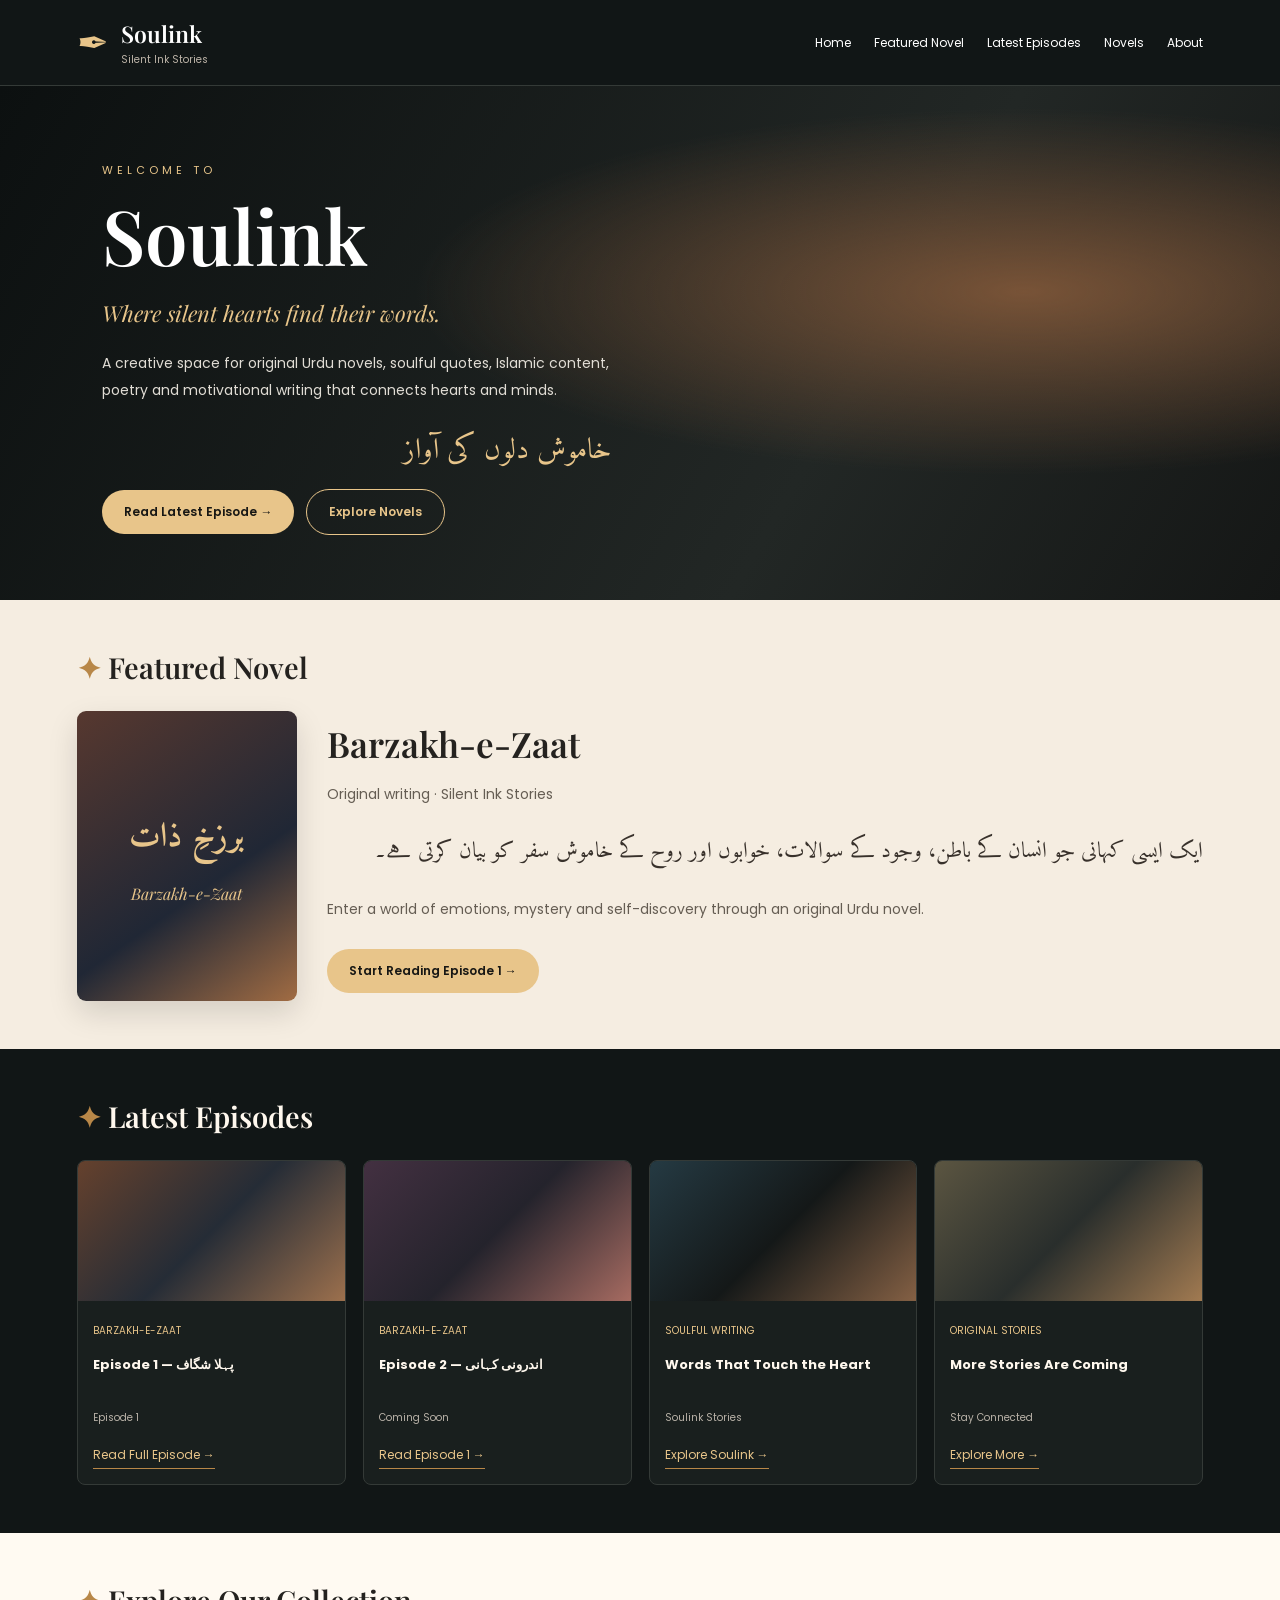
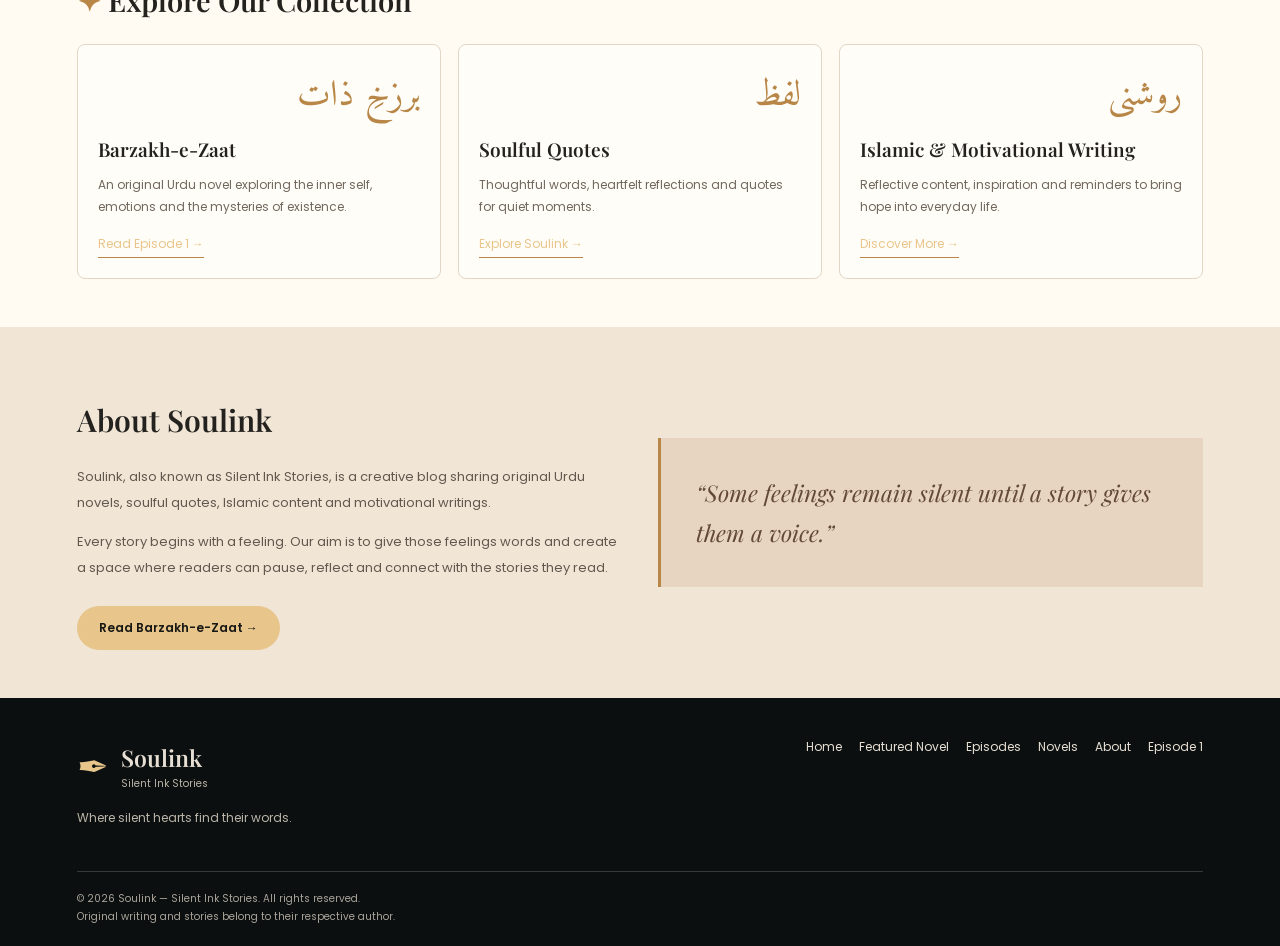
<file: index.html>
<!DOCTYPE html>
<html lang="en">
<head>
  <meta charset="UTF-8">
  <meta name="viewport" content="width=device-width, initial-scale=1.0">

  <meta name="description" content="Soulink — Read original Urdu novels, soulful stories, poetry, Islamic content and motivational writing.">

  <meta name="theme-color" content="#111616">
  <title>Soulink | Silent Ink Stories</title>

  <link rel="preconnect" href="https://fonts.googleapis.com">
  <link rel="preconnect" href="https://fonts.gstatic.com" crossorigin>
  <link href="https://fonts.googleapis.com/css2?family=Amiri:wght@400;700&family=Playfair+Display:wght@500;600;700&family=Poppins:wght@400;500;600&display=swap" rel="stylesheet">

  <style>
    :root {
      --dark: #111616;
      --dark2: #191f1e;
      --cream: #fffaf2;
      --gold: #e8c58a;
      --gold-dark: #b88748;
      --muted: #bdb4a8;
      --line: #343a37;
    }

    * { box-sizing: border-box; }

    html { scroll-behavior: smooth; }

    body {
      margin: 0;
      background: var(--cream);
      color: #24221f;
      font-family: Poppins, Arial, sans-serif;
    }

    a { color: inherit; text-decoration: none; }

    button { font: inherit; cursor: pointer; }

    .header {
      min-height: 76px;
      padding: 14px 6%;
      display: flex;
      align-items: center;
      gap: 25px;
      background: var(--dark);
      color: white;
      border-bottom: 1px solid var(--line);
      position: sticky;
      top: 0;
      z-index: 10;
    }

    .brand {
      display: flex;
      align-items: center;
      gap: 12px;
      margin-right: auto;
    }

    .brand-icon {
      font-size: 38px;
      color: var(--gold);
    }

    .brand strong {
      display: block;
      font: 600 23px "Playfair Display", serif;
    }

    .brand small {
      display: block;
      color: var(--muted);
      font-size: 10px;
      margin-top: 3px;
    }

    nav {
      display: flex;
      align-items: center;
      gap: 23px;
      font-size: 12px;
    }

    nav a:hover { color: var(--gold); }

    .menu-toggle {
      display: none;
      color: white;
      background: none;
      border: 0;
      font-size: 26px;
    }

    .hero {
      min-height: 490px;
      display: flex;
      align-items: center;
      padding: 65px 8%;
      color: white;
      background:
        radial-gradient(ellipse at 80% 40%, #785337 0%, transparent 42%),
        linear-gradient(120deg, #0c1010, #222725 65%, #151716);
    }

    .hero-content { max-width: 650px; }

    .eyebrow {
      color: var(--gold);
      letter-spacing: 4px;
      font-size: 11px;
    }

    .hero h1 {
      font: 600 clamp(42px, 7vw, 76px)/1.08 "Playfair Display", serif;
      margin: 15px 0 8px;
    }

    .tagline {
      font: italic 22px "Playfair Display", serif;
      color: var(--gold);
    }

    .hero p.description {
      max-width: 510px;
      color: #e1ddd5;
      line-height: 1.9;
      font-size: 14px;
    }

    .urdu-heading {
      font: 29px/1.8 Amiri, serif;
      color: var(--gold);
      margin-top: 22px;
    }

    .btn {
      display: inline-block;
      padding: 13px 22px;
      border-radius: 30px;
      margin: 12px 8px 0 0;
      font-size: 12px;
      font-weight: 600;
    }

    .btn-gold {
      background: var(--gold);
      color: #171714;
    }

    .btn-outline {
      border: 1px solid var(--gold);
      color: var(--gold);
    }

    .section { padding: 48px 6%; }

    .section-title {
      font: 600 29px "Playfair Display", serif;
      margin: 0 0 25px;
    }

    .section-title span { color: var(--gold-dark); }

    .featured {
      background: #f5ede1;
    }

    .featured-grid {
      display: grid;
      grid-template-columns: 220px 1fr;
      gap: 30px;
      align-items: center;
    }

    .book-cover {
      min-height: 290px;
      border-radius: 9px;
      padding: 25px 15px;
      display: flex;
      flex-direction: column;
      justify-content: center;
      align-items: center;
      text-align: center;
      color: var(--gold);
      background: linear-gradient(145deg, #57382f, #202735 60%, #a16c43);
      box-shadow: 0 12px 30px #0002;
    }

    .book-cover .urdu-title {
      font: 700 34px Amiri, serif;
    }

    .book-cover small {
      margin-top: 15px;
      font: italic 16px "Playfair Display", serif;
    }

    .featured-info h3 {
      font: 600 35px "Playfair Display", serif;
      margin: 0 0 10px;
    }

    .featured-info p {
      line-height: 1.9;
      color: #655d53;
      font-size: 14px;
    }

    .featured-info .urdu-copy {
      font: 22px/2 Amiri, serif;
      color: #38312b;
    }

    .dark-section {
      background: var(--dark);
      color: #fff8ee;
    }

    .dark-section .section-title { color: #fff8ee; }

    .cards {
      display: grid;
      grid-template-columns: repeat(4, minmax(0, 1fr));
      gap: 17px;
    }

    .card {
      border: 1px solid var(--line);
      border-radius: 8px;
      overflow: hidden;
      background: var(--dark2);
    }

    .card-art {
      height: 140px;
      background: linear-gradient(135deg, #65412d, #252c36, #9c704d);
    }

    .card:nth-child(2) .card-art {
      background: linear-gradient(135deg, #433041, #24232c, #a66b61);
    }

    .card:nth-child(3) .card-art {
      background: linear-gradient(135deg, #253a43, #141818, #846044);
    }

    .card:nth-child(4) .card-art {
      background: linear-gradient(135deg, #5b5541, #292e2c, #a17a51);
    }

    .card-body { padding: 15px; }

    .card-body small {
      color: var(--gold);
      font-size: 10px;
    }

    .card-body h3 {
      font-size: 13px;
      line-height: 1.7;
      min-height: 43px;
    }

    .card-body time {
      display: block;
      color: #b9b2a8;
      font-size: 10px;
      margin-bottom: 15px;
    }

    .read-link {
      display: inline-block;
      color: var(--gold);
      font-size: 12px;
      border-bottom: 1px solid var(--gold-dark);
      padding-bottom: 4px;
    }

    .novel-grid {
      display: grid;
      grid-template-columns: repeat(3, minmax(0, 1fr));
      gap: 17px;
    }

    .novel {
      padding: 20px;
      border: 1px solid #e2d6c6;
      border-radius: 8px;
      background: #fffdf8;
    }

    .novel .symbol {
      font: 36px Amiri, serif;
      color: var(--gold-dark);
    }

    .novel h3 {
      font: 600 19px "Playfair Display", serif;
      margin: 8px 0;
    }

    .novel p {
      color: #71675d;
      font-size: 12px;
      line-height: 1.8;
    }

    .about {
      display: grid;
      grid-template-columns: 1fr 1fr;
      gap: 35px;
      align-items: center;
      background: #f1e5d6;
    }

    .about h2 {
      font: 600 30px "Playfair Display", serif;
    }

    .about p {
      font-size: 13px;
      line-height: 2;
      color: #61584e;
    }

    .about-quote {
      padding: 35px;
      background: #e8d5c1;
      border-left: 3px solid var(--gold-dark);
      font: italic 23px/1.7 "Playfair Display", serif;
      color: #634a36;
    }

    footer {
      background: #0b0f0f;
      color: #e7dfd4;
      padding: 40px 6% 20px;
    }

    .footer-top {
      display: flex;
      flex-wrap: wrap;
      justify-content: space-between;
      gap: 25px;
    }

    .footer-links {
      display: flex;
      flex-wrap: wrap;
      gap: 17px;
      font-size: 12px;
    }

    .footer-links a:hover { color: var(--gold); }

    .copyright {
      margin-top: 30px;
      border-top: 1px solid var(--line);
      padding-top: 18px;
      color: #aaa49b;
      font-size: 10px;
      line-height: 1.8;
    }

    @media (max-width: 850px) {
      .header { gap: 10px; }
      .menu-toggle { display: block; }
      nav {
        display: none;
        position: absolute;
        top: 100%;
        left: 0;
        right: 0;
        padding: 15px 6%;
        background: var(--dark);
        flex-direction: column;
        align-items: flex-start;
        gap: 18px;
      }
      nav.open { display: flex; }
      .featured-grid { grid-template-columns: 1fr; }
      .book-cover { max-width: 250px; width: 100%; }
      .cards { grid-template-columns: repeat(2, minmax(0, 1fr)); }
      .about { grid-template-columns: 1fr; }
    }

    @media (max-width: 520px) {
      .brand strong { font-size: 18px; }
      .brand small { font-size: 9px; }
      .brand-icon { font-size: 30px; }
      .hero { padding: 48px 6%; min-height: 440px; }
      .hero h1 { font-size: 43px; }
      .tagline { font-size: 19px; }
      .section { padding: 36px 5%; }
      .section-title { font-size: 25px; }
      .cards { grid-template-columns: 1fr; }
      .novel-grid { grid-template-columns: 1fr; }
      .featured-info h3 { font-size: 29px; }
      .about-quote { padding: 25px; }
    }
  </style>
</head>

<body>

<header class="header">
  <a class="brand" href="#home">
    <span class="brand-icon">✒</span>
    <span>
      <strong>Soulink</strong>
      <small>Silent Ink Stories</small>
    </span>
  </a>

  <button class="menu-toggle" id="menuToggle" aria-label="Open navigation menu">☰</button>

  <nav id="mainNav">
    <a href="#home">Home</a>
    <a href="#featured">Featured Novel</a>
    <a href="#episodes">Latest Episodes</a>
    <a href="#novels">Novels</a>
    <a href="#about">About</a>
  </nav>
</header>

<main id="home">

  <section class="hero">
    <div class="hero-content">
      <p class="eyebrow">WELCOME TO</p>
      <h1>Soulink</h1>
      <p class="tagline">Where silent hearts find their words.</p>

      <p class="description">
        A creative space for original Urdu novels, soulful quotes,
        Islamic content, poetry and motivational writing that connects
        hearts and minds.
      </p>

      <div class="urdu-heading" dir="rtl">
        خاموش دلوں کی آواز
      </div>

      <a class="btn btn-gold" href="#episodes">Read Latest Episode →</a>
      <a class="btn btn-outline" href="#featured">Explore Novels</a>
    </div>
  </section>

  <section class="section featured" id="featured">
    <h2 class="section-title"><span>✦</span> Featured Novel</h2>

    <div class="featured-grid">
      <div class="book-cover">
        <div class="urdu-title" dir="rtl">برزخِ ذات</div>
        <small>Barzakh-e-Zaat</small>
      </div>

      <div class="featured-info">
        <h3>Barzakh-e-Zaat</h3>
        <p>Original writing · Silent Ink Stories</p>

        <p class="urdu-copy" dir="rtl">
          ایک ایسی کہانی جو انسان کے باطن، وجود کے سوالات،
          خوابوں اور روح کے خاموش سفر کو بیان کرتی ہے۔
        </p>

        <p>
          Enter a world of emotions, mystery and self-discovery
          through an original Urdu novel.
        </p>

        <a class="btn btn-gold" href="episode-1.html">
          Start Reading Episode 1 →
        </a>
      </div>
    </div>
  </section>

  <section class="section dark-section" id="episodes">
    <h2 class="section-title"><span>✦</span> Latest Episodes</h2>

    <div class="cards">

      <article class="card">
        <div class="card-art"></div>
        <div class="card-body">
          <small>BARZAKH-E-ZAAT</small>
          <h3>Episode 1 — پہلا شگاف</h3>
          <time>Episode 1</time>
          <a class="read-link" href="episode-1.html">Read Full Episode →</a>
        </div>
      </article>

      <article class="card">
        <div class="card-art"></div>
        <div class="card-body">
          <small>BARZAKH-E-ZAAT</small>
          <h3>Episode 2 — اندرونی کہانی</h3>
          <time>Coming Soon</time>
          <a class="read-link" href="episode-1.html">Read Episode 1 →</a>
        </div>
      </article>

      <article class="card">
        <div class="card-art"></div>
        <div class="card-body">
          <small>SOULFUL WRITING</small>
          <h3>Words That Touch the Heart</h3>
          <time>Soulink Stories</time>
          <a class="read-link" href="#about">Explore Soulink →</a>
        </div>
      </article>

      <article class="card">
        <div class="card-art"></div>
        <div class="card-body">
          <small>ORIGINAL STORIES</small>
          <h3>More Stories Are Coming</h3>
          <time>Stay Connected</time>
          <a class="read-link" href="#novels">Explore More →</a>
        </div>
      </article>

    </div>
  </section>

  <section class="section" id="novels">
    <h2 class="section-title"><span>✦</span> Explore Our Collection</h2>

    <div class="novel-grid">

      <article class="novel">
        <div class="symbol" dir="rtl">برزخِ ذات</div>
        <h3>Barzakh-e-Zaat</h3>
        <p>An original Urdu novel exploring the inner self, emotions and the mysteries of existence.</p>
        <a class="read-link" href="episode-1.html">Read Episode 1 →</a>
      </article>

      <article class="novel">
        <div class="symbol" dir="rtl">لفظ</div>
        <h3>Soulful Quotes</h3>
        <p>Thoughtful words, heartfelt reflections and quotes for quiet moments.</p>
        <a class="read-link" href="#about">Explore Soulink →</a>
      </article>

      <article class="novel">
        <div class="symbol" dir="rtl">روشنی</div>
        <h3>Islamic & Motivational Writing</h3>
        <p>Reflective content, inspiration and reminders to bring hope into everyday life.</p>
        <a class="read-link" href="#about">Discover More →</a>
      </article>

    </div>
  </section>

  <section class="section about" id="about">
    <div>
      <h2>About Soulink</h2>

      <p>
        Soulink, also known as Silent Ink Stories, is a creative blog
        sharing original Urdu novels, soulful quotes, Islamic content
        and motivational writings.
      </p>

      <p>
        Every story begins with a feeling. Our aim is to give those
        feelings words and create a space where readers can pause,
        reflect and connect with the stories they read.
      </p>

      <a class="btn btn-gold" href="episode-1.html">Read Barzakh-e-Zaat →</a>
    </div>

    <div class="about-quote">
      “Some feelings remain silent until a story gives them a voice.”
    </div>
  </section>

</main>

<footer>
  <div class="footer-top">
    <div>
      <div class="brand">
        <span class="brand-icon">✒</span>
        <span>
          <strong>Soulink</strong>
          <small>Silent Ink Stories</small>
        </span>
      </div>
      <p style="font-size:12px;color:#bbb5aa;line-height:1.8">
        Where silent hearts find their words.
      </p>
    </div>

    <div class="footer-links">
      <a href="#home">Home</a>
      <a href="#featured">Featured Novel</a>
      <a href="#episodes">Episodes</a>
      <a href="#novels">Novels</a>
      <a href="#about">About</a>
      <a href="episode-1.html">Episode 1</a>
    </div>
  </div>

  <div class="copyright">
    © 2026 Soulink — Silent Ink Stories. All rights reserved.
    <br>
    Original writing and stories belong to their respective author.
  </div>
</footer>

<script>
  const menuToggle = document.getElementById("menuToggle");
  const mainNav = document.getElementById("mainNav");

  menuToggle.addEventListener("click", function () {
    mainNav.classList.toggle("open");
  });

  mainNav.querySelectorAll("a").forEach(function (link) {
    link.addEventListener("click", function () {
      mainNav.classList.remove("open");
    });
  });
</script>

</body>
</html>
</file>
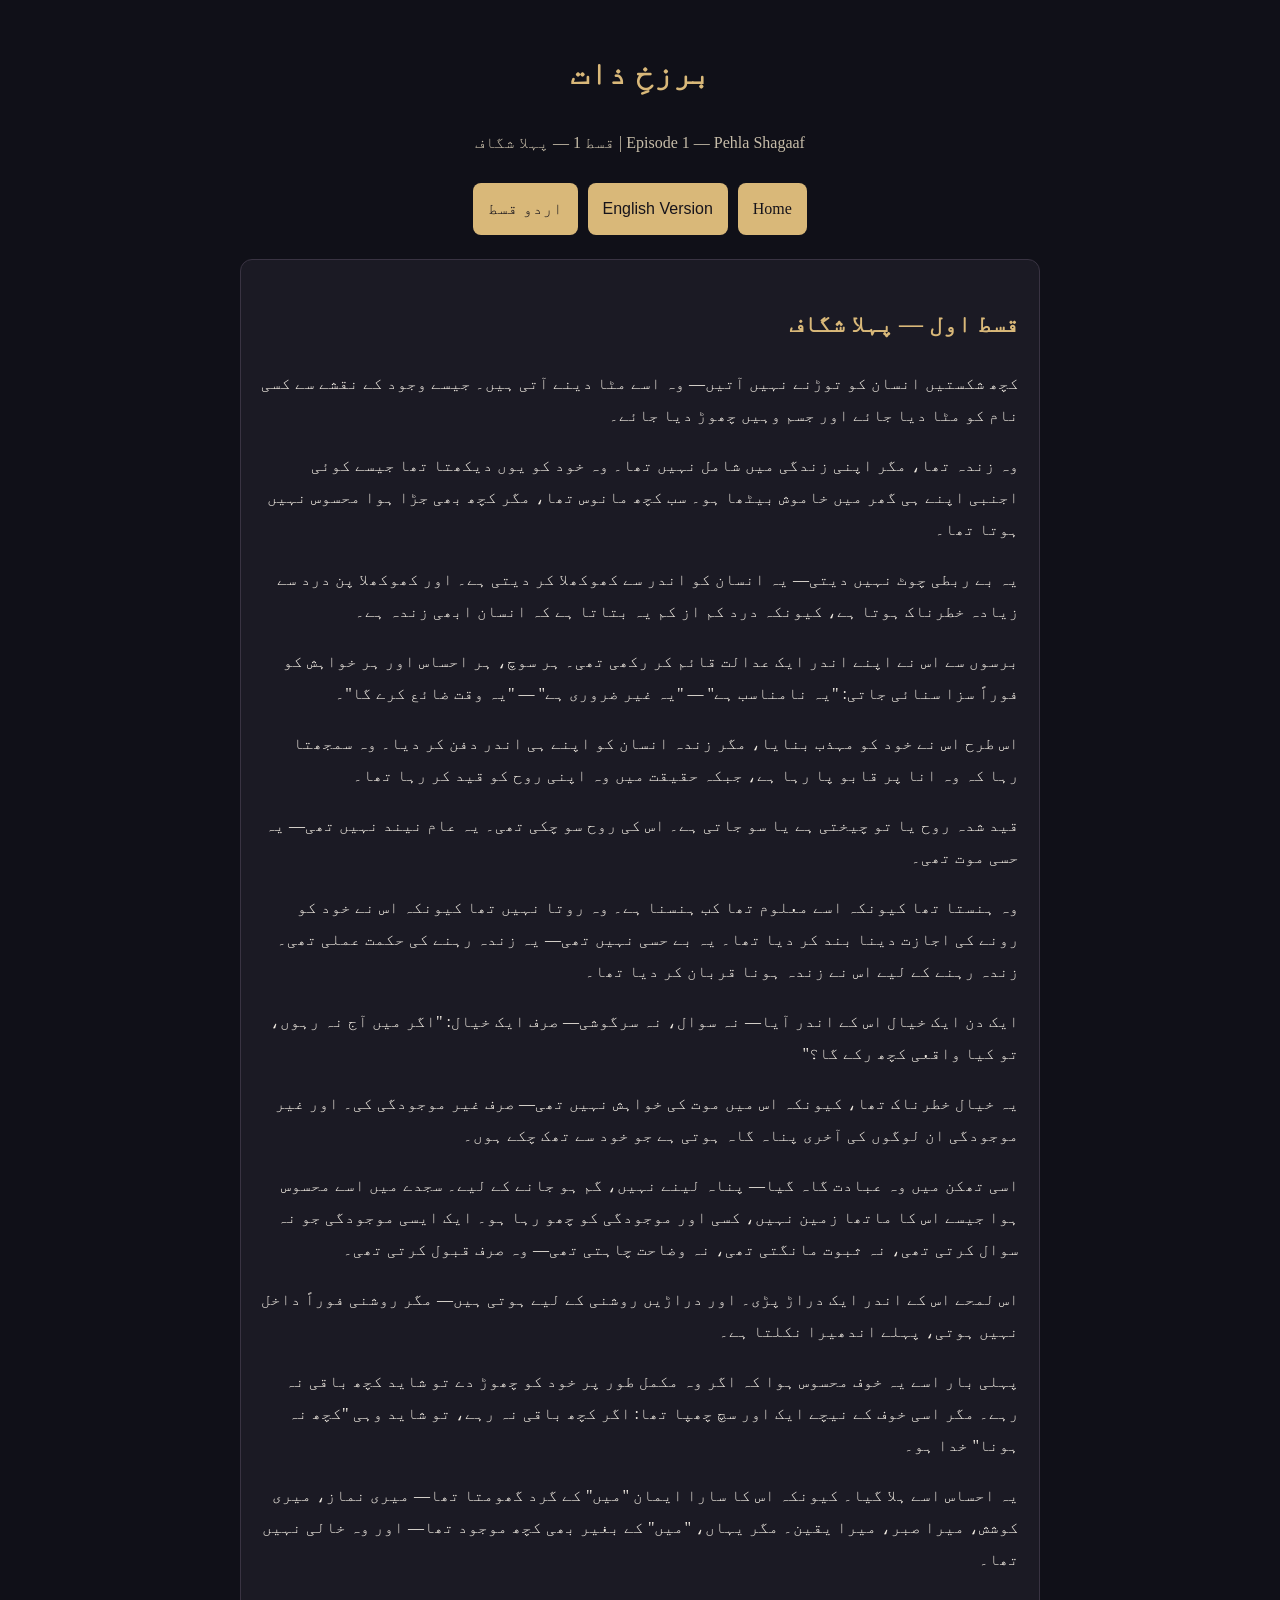
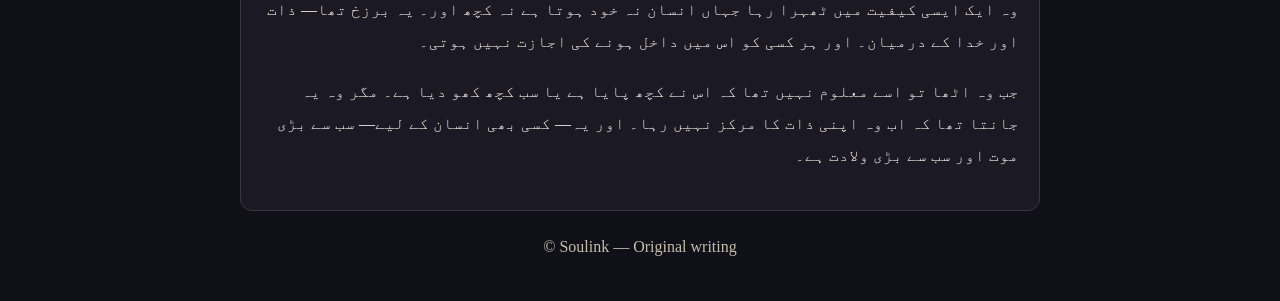
<file: episode-1.html>
<!DOCTYPE html>
<html lang="ur">
<head>
<meta charset="UTF-8">
<meta name="viewport" content="width=device-width, initial-scale=1.0">
<title>برزخِ ذات — قسط 1: پہلا شگاف | Soulink</title>
<style>
body {
  margin: 0;
  padding: 20px;
  background: #101018;
  color: #f4eee5;
  font-family: Georgia, serif;
  line-height: 2;
}
main {
  max-width: 800px;
  margin: auto;
}
h1, h2 { color: #d9b879; }
h1 { text-align: center; }
.subtitle { text-align: center; color: #c7bda9; }
nav {
  display: flex;
  flex-wrap: wrap;
  gap: 10px;
  justify-content: center;
  margin: 24px 0;
}
button, .home {
  background: #d9b879;
  color: #17141b;
  border: 0;
  border-radius: 8px;
  padding: 10px 15px;
  text-decoration: none;
  font-size: 16px;
  cursor: pointer;
}
.story {
  background: #1b1a24;
  border: 1px solid #393342;
  border-radius: 12px;
  padding: 20px;
  margin: 20px 0;
}
.urdu {
  direction: rtl;
  text-align: right;
  font-family: "Noto Nastaliq Urdu", "Noto Naskh Arabic", serif;
}
p { margin: 0 0 18px; }
[hidden] { display: none !important; }
</style>
</head>
<body>
<main>
<h1>برزخِ ذات</h1>
<p class="subtitle">قسط 1 — پہلا شگاف | Episode 1 — Pehla Shagaaf</p>
<nav>
<button onclick="showStory('urdu')">اردو قسط</button>
<button onclick="showStory('english')">English Version</button>
<a class="home" href="index.html">Home</a>
</nav>

<section id="urdu" class="story urdu" lang="ur">
<h2>قسط اول — پہلا شگاف</h2>
<p>کچھ شکستیں انسان کو توڑنے نہیں آتیں— وہ اسے مٹا دینے آتی ہیں۔ جیسے وجود کے نقشے سے کسی نام کو مٹا دیا جائے اور جسم وہیں چھوڑ دیا جائے۔</p>
<p>وہ زندہ تھا، مگر اپنی زندگی میں شامل نہیں تھا۔ وہ خود کو یوں دیکھتا تھا جیسے کوئی اجنبی اپنے ہی گھر میں خاموش بیٹھا ہو۔ سب کچھ مانوس تھا، مگر کچھ بھی جڑا ہوا محسوس نہیں ہوتا تھا۔</p>
<p>یہ بے ربطی چوٹ نہیں دیتی— یہ انسان کو اندر سے کھوکھلا کر دیتی ہے۔ اور کھوکھلا پن درد سے زیادہ خطرناک ہوتا ہے، کیونکہ درد کم از کم یہ بتاتا ہے کہ انسان ابھی زندہ ہے۔</p>
<p>برسوں سے اس نے اپنے اندر ایک عدالت قائم کر رکھی تھی۔ ہر سوچ، ہر احساس اور ہر خواہش کو فوراً سزا سنائی جاتی: "یہ نامناسب ہے" — "یہ غیر ضروری ہے" — "یہ وقت ضائع کرے گا"۔</p>
<p>اس طرح اس نے خود کو مہذب بنایا، مگر زندہ انسان کو اپنے ہی اندر دفن کر دیا۔ وہ سمجھتا رہا کہ وہ انا پر قابو پا رہا ہے، جبکہ حقیقت میں وہ اپنی روح کو قید کر رہا تھا۔</p>
<p>قید شدہ روح یا تو چیختی ہے یا سو جاتی ہے۔ اس کی روح سو چکی تھی۔ یہ عام نیند نہیں تھی— یہ حسی موت تھی۔</p>
<p>وہ ہنستا تھا کیونکہ اسے معلوم تھا کب ہنسنا ہے۔ وہ روتا نہیں تھا کیونکہ اس نے خود کو رونے کی اجازت دینا بند کر دیا تھا۔ یہ بے حسی نہیں تھی— یہ زندہ رہنے کی حکمت عملی تھی۔ زندہ رہنے کے لیے اس نے زندہ ہونا قربان کر دیا تھا۔</p>
<p>ایک دن ایک خیال اس کے اندر آیا— نہ سوال، نہ سرگوشی— صرف ایک خیال: "اگر میں آج نہ رہوں، تو کیا واقعی کچھ رکے گا؟"</p>
<p>یہ خیال خطرناک تھا، کیونکہ اس میں موت کی خواہش نہیں تھی— صرف غیر موجودگی کی۔ اور غیر موجودگی ان لوگوں کی آخری پناہ گاہ ہوتی ہے جو خود سے تھک چکے ہوں۔</p>
<p>اسی تھکن میں وہ عبادت گاہ گیا— پناہ لینے نہیں، گم ہو جانے کے لیے۔ سجدے میں اسے محسوس ہوا جیسے اس کا ماتھا زمین نہیں، کسی اور موجودگی کو چھو رہا ہو۔ ایک ایسی موجودگی جو نہ سوال کرتی تھی، نہ ثبوت مانگتی تھی، نہ وضاحت چاہتی تھی— وہ صرف قبول کرتی تھی۔</p>
<p>اس لمحے اس کے اندر ایک دراڑ پڑی۔ اور دراڑیں روشنی کے لیے ہوتی ہیں— مگر روشنی فوراً داخل نہیں ہوتی، پہلے اندھیرا نکلتا ہے۔</p>
<p>پہلی بار اسے یہ خوف محسوس ہوا کہ اگر وہ مکمل طور پر خود کو چھوڑ دے تو شاید کچھ باقی نہ رہے۔ مگر اسی خوف کے نیچے ایک اور سچ چھپا تھا: اگر کچھ باقی نہ رہے، تو شاید وہی "کچھ نہ ہونا" خدا ہو۔</p>
<p>یہ احساس اسے ہلا گیا۔ کیونکہ اس کا سارا ایمان "میں" کے گرد گھومتا تھا— میری نماز، میری کوشش، میرا صبر، میرا یقین۔ مگر یہاں، "میں" کے بغیر بھی کچھ موجود تھا— اور وہ خالی نہیں تھا۔</p>
<p>وہ ایک ایسی کیفیت میں ٹھہرا رہا جہاں انسان نہ خود ہوتا ہے نہ کچھ اور۔ یہ برزخ تھا— ذات اور خدا کے درمیان۔ اور ہر کسی کو اس میں داخل ہونے کی اجازت نہیں ہوتی۔</p>
<p>جب وہ اٹھا تو اسے معلوم نہیں تھا کہ اس نے کچھ پایا ہے یا سب کچھ کھو دیا ہے۔ مگر وہ یہ جانتا تھا کہ اب وہ اپنی ذات کا مرکز نہیں رہا۔ اور یہ— کسی بھی انسان کے لیے— سب سے بڑی موت اور سب سے بڑی ولادت ہے۔</p>
</section>

<section id="english" class="story" lang="en" hidden>
<h2>Episode 1 — Pehla Shagaaf</h2>
<p>Some defeats do not come to break a person— they come to erase them. As if a name were removed from the map of existence while the body was left behind.</p>
<p>He was alive, yet no longer participating in his own life. He watched himself like a stranger sitting silently inside his own home. Everything was familiar, yet nothing felt connected.</p>
<p>This detachment did not hurt— it hollowed him. And hollowness is more dangerous than pain, because pain at least confirms that one is alive.</p>
<p>For years, he had established a court within himself. Every thought, every emotion, every desire was judged and sentenced immediately: “This is inappropriate.” “This is unnecessary.” “This will waste time.”</p>
<p>In this way, he civilized himself and buried the living human beneath. He believed he was controlling the ego, but in truth, he was imprisoning the soul.</p>
<p>An imprisoned soul either screams or falls asleep. His soul had fallen asleep. This was not ordinary sleep— it was sensory death.</p>
<p>He laughed because he had learned when to laugh. He did not cry because he had revoked his own permission to do so. This was not numbness— it was a survival strategy. To survive, he had sacrificed being alive.</p>
<p>One day, a thought appeared within him: “If I were gone today, would anything truly stop?” It did not desire death— only absence.</p>
<p>In exhaustion, he went to the place of worship not seeking shelter, but seeking disappearance. In prostration, it felt as though his forehead was touching not the ground, but another presence— one that asked no questions and required no explanations. It simply received.</p>
<p>That moment created a fracture within him. And fractures exist for light— but light does not enter immediately. First, darkness must leave.</p>
<p>For the first time, he feared that if he surrendered completely, nothing might remain. Beneath that fear lay another truth: if nothing remained, perhaps that nothing was God.</p>
<p>This realization shook him. His faith had revolved around “I”— my prayer, my effort, my patience, my belief. Yet here, something existed even without “I”— and it was not empty.</p>
<p>He remained in a state where a person is neither himself nor something else. This was Barzakh— between the self and God. And not everyone is permitted to enter it.</p>
<p>When he rose, he did not know whether he had gained something or lost everything. He only knew he was no longer the center of his own existence. And that is both the greatest death and the greatest birth for any human being.</p>
</section>
<p class="subtitle">© Soulink — Original writing</p>
</main>
<script>
function showStory(language) {
  document.getElementById('urdu').hidden = language !== 'urdu';
  document.getElementById('english').hidden = language !== 'english';
  window.scrollTo(0, 0);
}
</script>
</body>
  </html>
</file>
